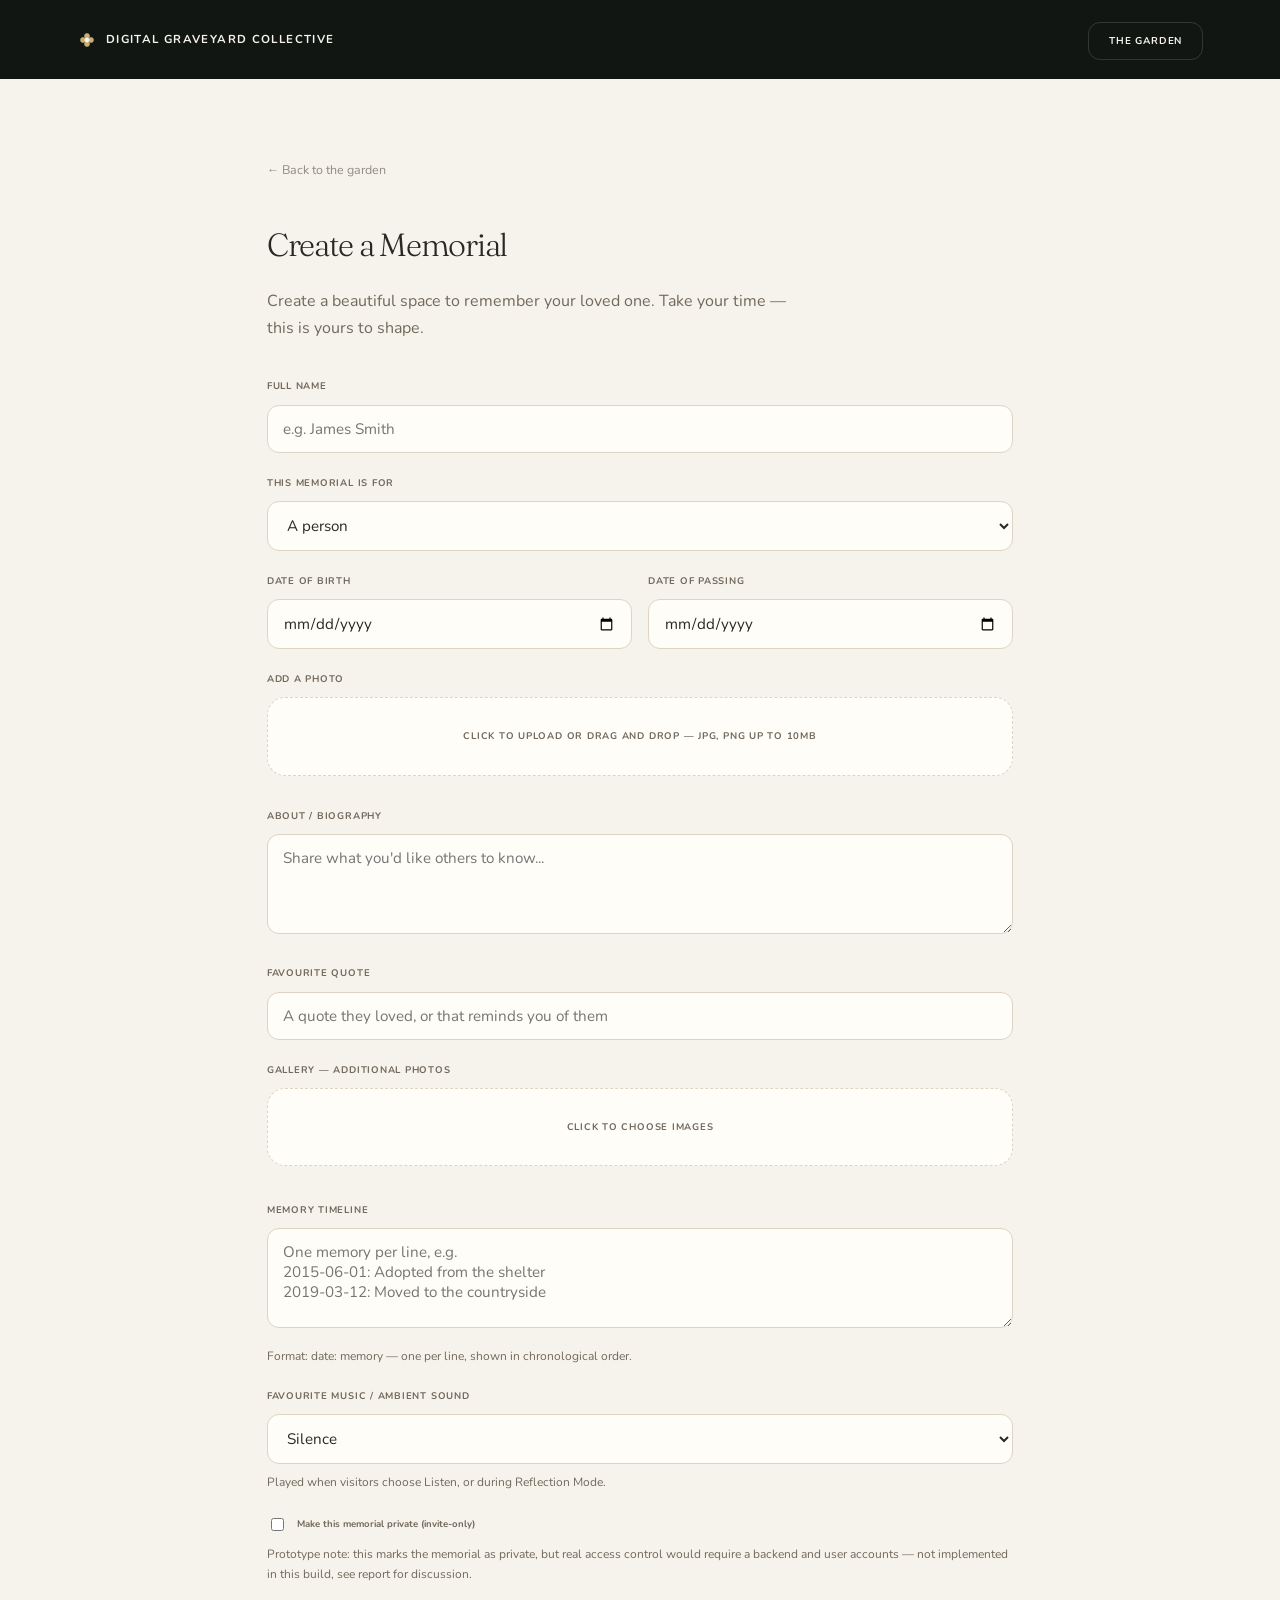
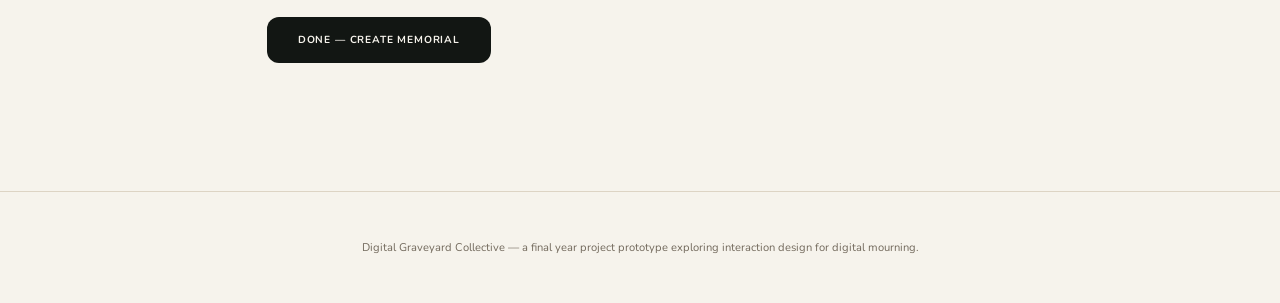
<file: create.html>
<!DOCTYPE html>
<html lang="en">
<head>
  <meta charset="UTF-8">
  <meta name="viewport" content="width=device-width, initial-scale=1.0">
  <title>Create a Memorial - Digital Graveyard Collective</title>
  <link rel="stylesheet" href="style.css">
  <link rel="icon" type="image/png" href="logo.png">
</head>
<body>
  <header class="site">
    <a class="wordmark" href="index.html" style="display:flex; align-items:center; gap:9px;">
      <img src="logo.png" width="20" height="20" alt="">
      Digital Graveyard Collective
    </a>
    <nav><a href="index.html">The Garden</a></nav>
  </header>

  <main>
    <a class="back-link back-link-cream" href="index.html">← Back to the garden</a>
    <h2 class="display" style="font-size:2rem; font-weight:300;">Create a Memorial</h2>
    <p style="color:var(--muted-2); margin-top:10px; max-width:520px;">Create a beautiful space to remember your loved one. Take your time — this is yours to shape.</p>

    <form class="memorial-form" id="createForm">
      <div class="field">
        <label for="name">Full Name</label>
        <input type="text" id="name" name="name" placeholder="e.g. James Smith" required maxlength="80">
      </div>

      <div class="field">
        <label for="type">This memorial is for</label>
        <select id="type" name="type">
          <option value="person">A person</option>
          <option value="pet">A pet</option>
        </select>
      </div>

      <div class="field-row">
        <div class="field">
          <label for="born">Date of Birth</label>
          <input type="date" id="born" name="born">
        </div>
        <div class="field">
          <label for="passed">Date of Passing</label>
          <input type="date" id="passed" name="passed">
        </div>
      </div>

      <div class="field">
        <label for="photoInput">Add a Photo</label>
        <label class="photo-upload" id="photoUploadLabel" for="photoInput">Click to upload or drag and drop — JPG, PNG up to 10MB</label>
        <input type="file" id="photoInput" accept="image/*" style="display:none;">
        <img class="photo-preview" id="photoPreview" alt="Preview">
      </div>

      <div class="field">
        <label for="tribute">About / Biography</label>
        <textarea id="tribute" name="tribute" placeholder="Share what you'd like others to know..." maxlength="1200"></textarea>
      </div>

      <div class="field">
        <label for="quote">Favourite Quote</label>
        <input type="text" id="quote" name="quote" placeholder="A quote they loved, or that reminds you of them" maxlength="200">
      </div>

      <div class="field">
        <label for="galleryInput">Gallery — additional photos </label>
        <label class="photo-upload" for="galleryInput">Click to choose images</label>
        <input type="file" id="galleryInput" accept="image/*" multiple style="display:none;">
        <div class="photo-preview-strip" id="galleryPreviewStrip"></div>
      </div>

      <div class="field">
        <label for="milestones">Memory Timeline</label>
        <textarea id="milestones" name="milestones" placeholder="One memory per line, e.g.&#10;2015-06-01: Adopted from the shelter&#10;2019-03-12: Moved to the countryside" maxlength="2000"></textarea>
        <small>Format: date: memory — one per line, shown in chronological order.</small>
      </div>

      <div class="field">
        <label for="soundscape">Favourite Music / Ambient Sound</label>
        <select id="soundscape" name="soundscape">
          <option value="silence">Silence</option>
          <option value="rain">Rain</option>
          <option value="wind">Wind</option>
          <option value="birdsong">Forest</option>
          <option value="ocean">Ocean</option>
        </select>
        <small>Played when visitors choose Listen, or during Reflection Mode.</small>
      </div>
      
      <div class="field">
        <label style="display:flex; align-items:center; gap:10px; text-transform:none; letter-spacing:0;">
          <input type="checkbox" id="privateToggle" name="isPrivate" style="width:auto;">
          Make this memorial private (invite-only)
        </label>
        <small>Prototype note: this marks the memorial as private, but real access control would require a backend and user accounts — not implemented in this build, see report for discussion.</small>
      </div>
      <div class="btn-row" style="justify-content:flex-start; margin-top:10px;">
        <button type="submit" class="btn btn-primary">Done — Create Memorial</button>
      </div>
    </form>
  </main>

  <footer class="site">
    Digital Graveyard Collective — a final year project prototype exploring interaction design for digital mourning.
  </footer>

  <script src="script.js"></script>
</body>
</html>
</file>
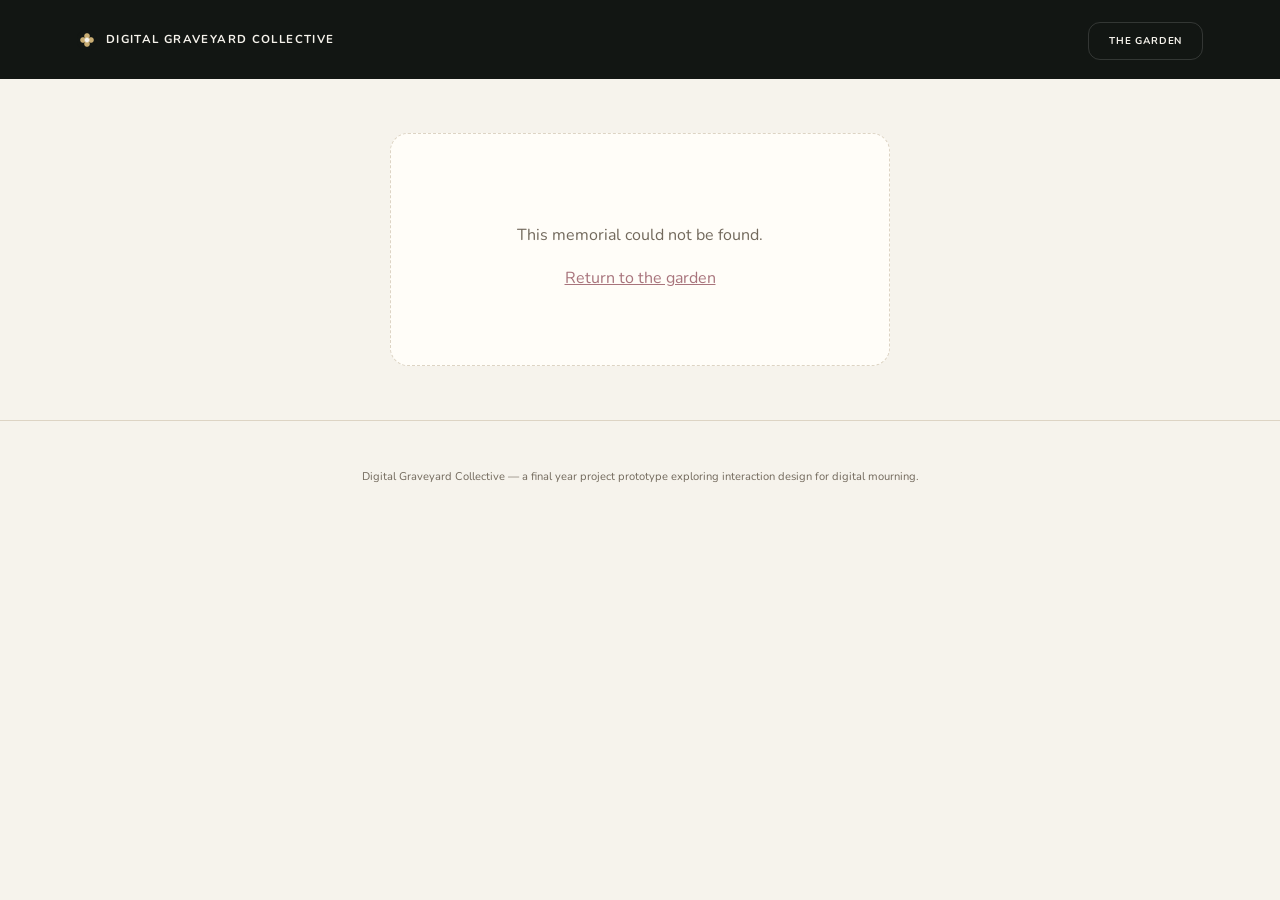
<file: memorial.html>
<!DOCTYPE html>
<html lang="en">
<head>
  <meta charset="UTF-8">
  <meta name="viewport" content="width=device-width, initial-scale=1.0">
  <title>Memorial - Digital Graveyard Collective</title>
  <link rel="stylesheet" href="style.css">
  <link rel="icon" type="image/png" href="logo.png">
</head>
<body>
  <header class="site">
    <a class="wordmark" href="index.html" style="display:flex; align-items:center; gap:9px;">
      <img src="logo.png" width="20" height="20" alt="">
      Digital Graveyard Collective
    </a>
    <nav><a href="index.html">The Garden</a></nav>
  </header>

  <main class="no-pad" id="memorialRoot"></main>

  <footer class="site">
    Digital Graveyard Collective — a final year project prototype exploring interaction design for digital mourning.
  </footer>

  <script src="script.js"></script>
</body>
</html>
</file>
<file: style.css>
@import url('https://fonts.googleapis.com/css2?family=Fraunces:ital,opsz,wght@0,9..144,300;0,9..144,400;0,9..144,500;1,9..144,400&family=Nunito:wght@400;500;600;700;800&display=swap');

:root{

/*dark enviroments*/ 
  
  --charcoal:#121613;
  --charcoal-2:#090b09;
  
  --forest:#203327;
  --forest-light:#304538;
  
/* Light surfaces*/
  
  --cream:#f6f3ec;
  --cream-panel:#fffdf8;
  --cream-deep:#ece4d2;
  
/* Text */
  
  --ink:#2b2824;
  --ink-on-dark:#f6f3ec;
  
  --muted:#8b8375;
  --muted-2:#72695c;
  --muted-on-dark:#c9c2b6;
  
/*Accent colours */
  
  --gold:#c9ad73;
  --rose:#a8747c;
  --sage:#738768;
  
/* Structure */
  
  --line:#ddd4c4;
  --line-on-dark:rgba(255,255,255,.14);
  
  --shadow:0 18px 50px rgba(0,0,0,.22);
  
  --radius:18px;
  --radius-sm:12px;
  
  }

* { box-sizing: border-box; }
html { scroll-behavior: smooth; }

body {
  margin: 0;
  min-height: 100vh;
  color: var(--ink);
  font-family: 'Nunito', sans-serif;
  font-weight: 400;
  line-height: 1.7;
  background: var(--cream);
  animation: pageFadeIn 0.3s ease;
}
@keyframes pageFadeIn {
  from { opacity: 0; }
  to { opacity: 1; }
}

@media (prefers-reduced-motion: reduce) {
  *, *::before, *::after { animation-duration: 0.01ms !important; transition-duration: 0.01ms !important; }
}

a { color: inherit; }

h1, h2, h3, .display, .card .name, .memorial-hero .name, .id-name, .guestbook h3, .quote, .r-name {
  font-family:'Fraunces',serif;
  font-weight:300;
  letter-spacing:-.04em;
  line-height:1.02;
  text-wrap:balance;
  }

.eyebrow-label, .wordmark, .btn, header.site nav a, .field label, .type-tag, .tab-btn, .gesture-btn {
  font-family: 'Nunito', sans-serif;
  font-weight: 700;
  text-transform: uppercase;
  letter-spacing: 0.08em;
}

/* dark cinematic band */
.dark-band {
  position: relative;
  width: 100%;
  background:
radial-gradient(circle at top,
rgba(93,126,93,.12),
transparent 45%),

radial-gradient(circle at bottom,
rgba(26,55,32,.45),
transparent 60%),

linear-gradient(
180deg,
#162119 0%,
#101612 55%,
#090b09 100%);
  color: var(--ink-on-dark);

}
.dark-band::before {
  content: "";
  position: absolute; inset: 0;
  background-image: radial-gradient(rgba(255,255,255,0.035) 1px, transparent 1px);
  background-size: 3px 3px;
  opacity: 0.5;
  pointer-events: none;
}
.dark-band-inner { position: relative; z-index: 1; max-width: 900px; margin: 0 auto; padding: 8vw 6vw; }

header.site {
  display: flex;
  justify-content: space-between;
  align-items: center;
  padding: 26px 6vw;
  background: var(--charcoal);
  color: var(--ink-on-dark);
}
header.site .wordmark { font-size: 0.72rem; color: var(--cream); text-decoration: none; letter-spacing: 0.12em; }
header.site nav a {
  text-decoration: none;
  font-size: 0.62rem;
  color: var(--ink-on-dark);
  border: 1px solid var(--line-on-dark);
  border-radius: var(--radius-sm);
  padding: 11px 20px;
  transition: border-color 0.2s ease, color 0.2s ease;
}
header.site nav a:hover { border-color: var(--gold); color: var(--gold); }

.hero-band {
  text-align: center;
  background: linear-gradient(rgba(9,11,9,0.55), rgba(9,11,9,0.8)), url('assets/images/hero-garden.jpg');
  background-size: cover;
  background-position: center;
}
.hero-band .dark-band-inner { padding-top: 11vh; padding-bottom: 9vh; max-width: 640px; }
.hero-band h1 { font-size: clamp(2.5rem, 5.8vw, 4rem); font-weight: 300; }
.hero-band p.sub { color: var(--muted-on-dark); font-size: 1.02rem; max-width: 480px; margin: 24px auto 0; }
.hero-band p.welcome { color: var(--muted-on-dark); font-size: 0.8rem; margin-top: 14px; letter-spacing: 0.03em; }

.btn {
  display: inline-block;
  padding: 15px 30px;
  text-decoration: none;
  font-size: 0.64rem;
  cursor: pointer;
  border-radius: var(--radius-sm);
  border: 1px solid transparent;
  transition: transform 0.15s ease, opacity 0.15s ease;
}
.btn:hover { transform: translateY(-1px); }
.btn:active { transform: translateY(0); }

/* cream fill primary, outline secondary */
.btn-inverse { background: var(--cream-deep); color: var(--charcoal); }
.btn-inverse-ghost { background: transparent; color: var(--ink-on-dark); border-color: var(--line-on-dark); }
/* On cream pages: charcoal fill primary, outline secondary */
.btn-primary { background: var(--charcoal); color: var(--cream); }
.btn-primary:hover{

  transform:translateY(-3px);
  
  box-shadow:
  
  0 12px 30px rgba(0,0,0,.18);
  
  background:#f4ecdd;
 }
.btn-ghost { background: transparent; color: var(--ink); border-color: var(--line); }

.btn-row { display: flex; gap: 14px; justify-content: center; margin-top: 38px; flex-wrap: wrap; }
.hero-divider {
  display: flex; align-items: center; gap: 14px;
  max-width: 200px; margin: 26px auto 18px;
  color: var(--muted-on-dark); font-size: 0.7rem;
  text-transform: uppercase; letter-spacing: 0.08em;
}
.hero-divider::before, .hero-divider::after { content: ""; flex: 1; height: 1px; background: var(--line-on-dark); }
.hero-secondary-link {
  display: block; text-align: center; color: var(--ink-on-dark);
  text-decoration: underline; text-underline-offset: 4px;
  font-size: 0.85rem; opacity: 0.85;
}
.hero-secondary-link:hover { color: var(--gold); opacity: 1; }

/* Garden scene: scattered photo pins on a dark band */

.garden-band .dark-band-inner { padding-top: 6vh; padding-bottom: 4vh; text-align: left; max-width: 900px; }
.garden-band h2 { font-size: 2.2rem; font-weight: 300; }
.garden-band p.sub { color: var(--muted-on-dark); max-width: 460px; margin-top: 10px; font-size: 0.95rem; }

.garden-scene { position: relative; margin-top: 5vh; min-height: 280px; }
.pin {
  position: absolute;
  display: flex;
  flex-direction: column;
  align-items: center;
  gap: 8px;
  text-decoration: none;
  color: var(--ink-on-dark);
  width: 120px;
  transform: translate(-50%, -50%);
}
.pin-photo {
  width: 80px; height: 80px;
  border-radius: 50%;
  object-fit: cover;
  border: 2px solid rgba(243,237,224,0.5);
  box-shadow: 0 4px 16px rgba(0,0,0,0.35);
  transition: transform 0.2s ease, border-color 0.2s ease;
}
.pin-fallback {
  width: 80px; height: 80px;
  border-radius: 50%;
  background: radial-gradient(circle at 35% 30%, #d69aa4, var(--rose));
  border: 2px solid rgba(243,237,224,0.5);
  box-shadow: 0 4px 16px rgba(0,0,0,0.35);
}
.pin:hover .pin-photo, .pin:hover .pin-fallback { transform: scale(1.08); border-color: var(--gold); }
.pin-name { font-size: 0.68rem; text-align: center; color: var(--muted-on-dark); letter-spacing: 0.01em; }

.empty-state-dark { text-align: center; padding: 6vh 2vw; color: var(--muted-on-dark); }
.empty-state-dark a { color: var(--gold); }

/* Cream content pages (create, leave-a-memory, memorial body) */
main { max-width: 900px; margin: 0 auto; padding: 6vw 6vw 10vw; }
main.no-pad { padding: 0; max-width: none; }

.gallery-header { display: flex; justify-content: space-between; align-items: baseline; margin-bottom: 24px; padding-top: 4vh; }
.gallery-header h2 { font-size: 1.4rem; font-weight: 400; color: var(--sage); }

.card {
  background: var(--cream-panel);
  border: 1px solid var(--line);
  border-radius: var(--radius);
  padding: 22px;
}

form.memorial-form { display: flex; flex-direction: column; gap: 22px; margin-top: 4vh; }
.field label { display: block; font-size: 0.6rem; color: var(--muted-2); margin-bottom: 10px; }
.field input[type="text"], .field input[type="date"], .field textarea, .field select {
  width: 100%;
  background: var(--cream-panel);
  border: 1px solid var(--line);
  border-radius: var(--radius-sm);
  color: var(--ink);
  padding: 13px 15px;
  font-family: 'Nunito', sans-serif;
  font-size: 0.95rem;
}
.field input:focus, .field textarea:focus, .field select:focus { outline: none; border-color: var(--rose); }
.field textarea { resize: vertical; min-height: 100px; }
.field-row { display: grid; grid-template-columns: 1fr 1fr; gap: 16px; }
.field small { display: block; margin-top: 8px; color: var(--muted-2); font-size: 0.75rem; }

.photo-upload {
  border: 1.5px dashed var(--line);
  border-radius: var(--radius);
  padding: 30px 20px;
  text-align: center;
  cursor: pointer;
  color: var(--muted-2);
  font-size: 0.85rem;
  display: block;
  background: var(--cream-panel);
}
.photo-upload:hover { border-color: var(--rose); }
.photo-preview { max-width: 130px; margin-top: 14px; display: none; border-radius: var(--radius-sm); }
.photo-preview-strip { display: flex; gap: 8px; flex-wrap: wrap; margin-top: 14px; }
.photo-preview-strip img { width: 60px; height: 60px; object-fit: cover; border-radius: var(--radius-sm); }

/* Memorial page: dark identity band + cream tabbed body */
.identity-band {
  background: linear-gradient(rgba(9,11,9,0.6), rgba(9,11,9,0.88)), url('assets/images/hero-garden.jpg');
  background-size: cover;
  background-position: center;
}
.identity-band .dark-band-inner { text-align: center; padding-top: 7vh; padding-bottom: 6vh; max-width: 600px; }
.memorial-photo { width: 180px; height: 180px; border-radius: 50%; object-fit: cover; border: 2px solid rgba(243,237,224,0.5); margin: 0 auto 22px; display: block; }
.id-name { font-size: clamp(1.7rem, 3.6vw, 2.4rem); }
.id-dates { color: var(--muted-on-dark); margin-top: 10px; font-size: 0.85rem; }
.private-badge { display: inline-block; margin-top: 10px; font-size: 0.62rem; letter-spacing: 0.05em; text-transform: uppercase; color: var(--gold); border: 1px solid var(--line-on-dark); border-radius: 999px; padding: 5px 14px; }
.quote { max-width: 440px; margin: 22px auto 0; font-style: italic; font-size: 1.05rem; color: var(--gold); }
.quote::before, .quote::after { content: '"'; }
.tribute-dark { max-width: 480px; margin: 18px auto 0; color: var(--muted-on-dark); font-size: 0.95rem; }

.controls-row { display: flex; justify-content: center; gap: 12px; margin-top: 30px; flex-wrap: wrap; }
.gesture-btn {
  background: transparent;
  border: 1px solid var(--line-on-dark);
  color: var(--ink-on-dark);
  padding: 13px 20px;
  border-radius: var(--radius-sm);
  cursor: pointer;
  font-size: 0.58rem;
  display: flex; align-items: center; gap: 9px;
  transition: border-color 0.2s ease, background 0.2s ease;
}
.gesture-btn:hover { border-color: var(--gold); }
.gesture-btn.active { border-color: var(--gold); color: var(--gold); }
.gesture-btn.filled { background: var(--cream-deep); color: var(--charcoal); border-color: transparent; }
.gesture-btn .count { color: var(--gold); font-size: 0.58rem; }

.candle-row { display: flex; justify-content: center; gap: 14px; flex-wrap: wrap; margin: 3.5vh 0 0; min-height: 46px; }
.candle { width: 8px; height: 30px; background: linear-gradient(#f2e2c0, #d8c193); position: relative; animation: rise 0.4s ease; border-radius: 1px; }
.candle::before {
  content: ""; position: absolute; top: -14px; left: 50%; transform: translateX(-50%);
  width: 7px; height: 11px; background: var(--gold);
  clip-path: polygon(50% 0%, 100% 60%, 70% 100%, 30% 100%, 0% 60%);
  animation: flicker 2.2s steps(4) infinite;
}
.candle::after {
  content: ""; position: absolute; top: -20px; left: 50%; transform: translateX(-50%);
  width: 36px; height: 36px; background: radial-gradient(circle, rgba(203,177,122,0.35) 0%, transparent 70%);
  border-radius: 50%; animation: glow 2.2s ease-in-out infinite;
}
@keyframes flicker { 0%,100% { transform: translateX(-50%) scale(1);} 50% { transform: translateX(-52%) scale(0.9);} }
@keyframes glow { 0%,100% { opacity: 0.6; } 50% { opacity: 1; } }
@keyframes rise { from { opacity: 0; transform: translateY(8px);} to { opacity: 1; transform: translateY(0);} }
.flower-row { display: flex; justify-content: center; gap: 6px; flex-wrap: wrap; margin: 0 0 1vh; }
.flower-row img { width: 28px; height: 28px; object-fit: contain; animation: rise 0.4s ease; }

/* Tabs */
.tab-bar { display: flex; justify-content: center; gap: 6px; border-bottom: 1px solid var(--line); margin-bottom: 5vh; flex-wrap: wrap; padding-top: 5vh; }
.tab-btn {
  background: none; border: none; cursor: pointer;
  padding: 14px 18px; font-size: 0.58rem; color: var(--muted-2);
  border-bottom: 2px solid transparent; margin-bottom: -1px;
}
.tab-btn.active { color: var(--ink); border-bottom-color: var(--rose); }
.tab-panel { display: none; }
.tab-panel.active { display: block; }

.section-heading { color: var(--sage); font-weight: 400; font-size: 1.15rem; margin-bottom: 18px; }

.gallery-strip { display: flex; gap: 12px; flex-wrap: wrap; }
.gallery-strip img { width: 108px; height: 108px; object-fit: cover; border-radius: var(--radius-sm); cursor: pointer; transition: transform 0.15s ease; }
.gallery-strip img:hover { transform: scale(1.04); }
.lightbox { position: fixed; inset: 0; background: rgba(20,18,14,0.9); z-index: 20; display: flex; align-items: center; justify-content: center; cursor: zoom-out; padding: 20px; }
.lightbox img { max-width: 90vw; max-height: 85vh; border-radius: var(--radius); }

.timeline { display: flex; flex-direction: column; gap: 16px; }
.timeline-item { display: flex; gap: 16px; align-items: baseline; padding-left: 16px; border-left: 2px solid var(--rose); }
.timeline-date { font-size: 0.68rem; color: var(--gold); white-space: nowrap; font-family: 'Nunito', sans-serif; font-weight: 700; letter-spacing: 0.04em; }
.timeline-text { font-size: 0.95rem; }

/* Memories tab: two columns */
.memories-layout { display: grid; grid-template-columns: 1fr 1fr; gap: 40px; align-items: start; }
@media (max-width: 720px) { .memories-layout { grid-template-columns: 1fr; } }

.leave-form-tabs { display: flex; gap: 4px; border-bottom: 1px solid var(--line); margin-bottom: 16px; }
.leave-form-tabs button { background: none; border: none; padding: 10px 4px; margin-right: 20px; font-size: 0.6rem; text-transform: uppercase; letter-spacing: 0.06em; color: var(--muted-2); cursor: pointer; border-bottom: 2px solid transparent; }
.leave-form-tabs button.active { color: var(--ink); border-bottom-color: var(--rose); }
.leave-form-tabs button.disabled { opacity: 0.4; cursor: not-allowed; }

.guestbook-form { display: flex; flex-direction: column; gap: 12px; }
.guestbook-form textarea, .guestbook-form input {
  background: var(--cream-panel); border: 1px solid var(--line); border-radius: var(--radius-sm); color: var(--ink);
  padding: 12px 14px; font-family: 'Nunito', sans-serif;
}
.guestbook-form textarea { min-height: 110px; resize: vertical; }
.guestbook-form input:focus, .guestbook-form textarea:focus { outline: none; border-color: var(--rose); }
.char-count { text-align: right; font-size: 0.72rem; color: var(--muted-2); }

.memories-from-others { display: flex; flex-direction: column; gap: 14px; }
.memories-from-others h4 { font-size: 0.85rem; color: var(--muted-2); font-weight: 700; text-transform: uppercase; letter-spacing: 0.05em; margin-bottom: 4px; }
.entry {
  background: var(--cream-panel); border: 1px solid var(--line); border-radius: var(--radius);
  padding: 16px 18px;
}
.entry .entry-meta-row { display: flex; align-items: center; gap: 10px; margin-bottom: 8px; }
.entry .avatar-dot { width: 26px; height: 26px; border-radius: 50%; background: var(--rose); flex-shrink: 0; }
.entry .entry-name { font-weight: 700; font-size: 0.85rem; }
.entry .entry-time { font-size: 0.72rem; color: var(--muted-2); margin-left: auto; }
.entry .entry-text { font-size: 0.92rem; }

/* Reflections tab trigger card */
.reflections-cta {
  background: var(--charcoal); color: var(--ink-on-dark);
  border-radius: var(--radius); padding: 6vh 6vw; text-align: center;
}
.reflections-cta h3 { font-size: 1.4rem; font-weight: 300; }
.reflections-cta p { color: var(--muted-on-dark); max-width: 420px; margin: 14px auto 26px; font-size: 0.92rem; }

/* Reflection mode overlay: cinematic player */
.reflection-overlay {
  position: fixed; inset: 0; z-index: 30;
  background: linear-gradient(rgba(9,11,9,0.5), rgba(9,11,9,0.8)), url('assets/images/reflection-garden.jpg');
  background-size: cover;
  background-position: center;
  display: flex; align-items: center; justify-content: center; flex-direction: column;
  text-align: center; padding: 8vw; color: var(--ink-on-dark);
}
.reflection-slide { opacity: 0; transition: opacity 1.2s ease; position: absolute; max-width: 620px; }
.reflection-slide.visible { opacity: 1; position: relative; }
.reflection-slide img { max-width: 68vw; max-height: 56vh; border-radius: var(--radius); }
.r-photo { width: 140px; height: 140px; border-radius: 50%; object-fit: cover; border: 2px solid rgba(243,237,224,0.5); margin: 0 auto 20px; display: block; }
.reflection-slide .r-name { font-size: 1.9rem; color: var(--cream); }
.reflection-slide .r-quote { font-style: italic; font-size: 1.15rem; color: var(--gold); margin-top: 16px; }
.reflection-slide .r-text { font-size: 1.05rem; max-width: 500px; color: var(--muted-on-dark); }

.reflection-exit {
  position: absolute; top: 24px; right: 24px;
  background: transparent; border: 1px solid var(--line-on-dark); border-radius: var(--radius-sm);
  padding: 10px 18px; color: var(--ink-on-dark);
  font-size: 0.6rem; text-transform: uppercase; letter-spacing: 0.06em; cursor: pointer;
}

.player-bar {
  position: absolute; bottom: 40px; left: 50%; transform: translateX(-50%);
  display: flex; align-items: center; gap: 18px;
  background: rgba(255,255,255,0.06); border: 1px solid var(--line-on-dark);
  border-radius: 999px; padding: 10px 14px;
}
.player-btn {
  background: transparent; border: none; color: var(--ink-on-dark);
  width: 34px; height: 34px; border-radius: 50%; cursor: pointer;
  display: flex; align-items: center; justify-content: center; font-size: 0.9rem;
}
.player-btn.play-pause { background: var(--cream-deep); color: var(--charcoal); width: 40px; height: 40px; }
.player-btn:hover:not(.play-pause) { color: var(--gold); }

.ambient-panel {
  position: absolute; bottom: 100px; right: 30px;
  background: rgba(28,26,23,0.9); border: 1px solid var(--line-on-dark); border-radius: var(--radius);
  padding: 16px 18px; text-align: left; min-width: 150px;
}
.ambient-panel h5 { font-size: 0.62rem; text-transform: uppercase; letter-spacing: 0.08em; color: var(--muted-on-dark); margin: 0 0 10px; }
.ambient-option {
  display: block; width: 100%; text-align: left; background: none; border: none;
  color: var(--ink-on-dark); font-size: 0.8rem; padding: 7px 0; cursor: pointer; opacity: 0.7;
}
.ambient-option.active { opacity: 1; color: var(--gold); }

.remove-link { color: var(--muted-2); font-size: 0.75rem; text-decoration: underline; }
.remove-link:hover { color: var(--rose); }

footer.site { text-align: center; padding: 46px 20px; color: var(--muted-2); font-size: 0.7rem; border-top: 1px solid var(--line); }
.back-link { display: inline-block; margin-bottom: 22px; color: var(--ink-on-dark); opacity: 0.75; text-decoration: none; font-size: 0.78rem; }
.back-link:hover { opacity: 1; color: var(--gold); }
.back-link-cream { color: var(--muted-2); }
.back-link-cream:hover { color: var(--rose); }

.empty-state { text-align: center; padding: 8vh 2vw; color: var(--muted-2); border: 1px dashed var(--line); border-radius: var(--radius); background: var(--cream-panel); }
.empty-state a { color: var(--rose); }

button:focus-visible, a:focus-visible, input:focus-visible, textarea:focus-visible, select:focus-visible {
  outline: 2px solid var(--gold);
  outline-offset: 2px;
}
/* Hero atmosphere */
.dark-band{

  position:relative;
  
  overflow:hidden;
  
  }
  
  .dark-band::before{
  
  content:"";
  
  position:absolute;
  
  inset:0;
  
  background:
  
  radial-gradient(circle,
  rgba(255,255,255,.03) 1px,
  transparent 1px);
  
  background-size:140px 140px;
  
  opacity:.35;
  
  pointer-events:none;
  
  }
  
  .dark-band::after{
  
  content:"";
  
  position:absolute;
  
  left:-10%;
  
  top:0;
  
  width:120%;
  
  height:100%;
  
  background:
  
  linear-gradient(
  
  90deg,
  
  transparent,
  
  rgba(255,255,255,.04),
  
  transparent);
  
  animation:mist 14s linear infinite;
  
  pointer-events:none;
  
  }
  
  @keyframes mist{
  
  0%{
  
  transform:translateX(-20%);
  
  }
  
  100%{
  
  transform:translateX(20%);
  
  }
  
  }

/*  light, particles, fog, flowers */
.hero-vignette {
  position: absolute; inset: 0;
  background: radial-gradient(ellipse at center, transparent 40%, rgba(9,11,9,0.55) 100%);
  pointer-events: none;
}

.hero-light-rays {
  position: absolute; inset: 0;
  background:
    linear-gradient(100deg, transparent 30%, rgba(255,244,214,0.10) 42%, transparent 55%),
    linear-gradient(115deg, transparent 50%, rgba(255,244,214,0.07) 60%, transparent 72%);
  mix-blend-mode: screen;
  pointer-events: none;
  animation: rayShift 18s ease-in-out infinite alternate;
}
@keyframes rayShift {
  0% { opacity: 0.6; transform: translateX(0); }
  100% { opacity: 1; transform: translateX(2%); }
}



.hero-fog {
  position: absolute; left: -10%; right: -10%; bottom: 40px;
  height: 100px;
  background: linear-gradient(180deg, transparent, rgba(200,210,195,0.10) 50%, transparent);
  filter: blur(6px);
  pointer-events: none;
}

.hero-particles { position: absolute; inset: 0; pointer-events: none; overflow: hidden; }
.hero-particles span {
  position: absolute; bottom: -10px;
  width: 3px; height: 3px; border-radius: 50%;
  background: rgba(243,237,224,0.5);
  animation: floatUp linear infinite;
}
.hero-particles span:nth-child(1) { left: 8%;  animation-delay: 0s;   animation-duration: 14s; }
.hero-particles span:nth-child(2) { left: 18%; animation-delay: 2s;   animation-duration: 11s; }
.hero-particles span:nth-child(3) { left: 29%; animation-delay: 4s;   animation-duration: 16s; }
.hero-particles span:nth-child(4) { left: 41%; animation-delay: 1s;   animation-duration: 13s; }
.hero-particles span:nth-child(5) { left: 54%; animation-delay: 5s;   animation-duration: 15s; }
.hero-particles span:nth-child(6) { left: 66%; animation-delay: 3s;   animation-duration: 12s; }
.hero-particles span:nth-child(7) { left: 78%; animation-delay: 6s;   animation-duration: 17s; }
.hero-particles span:nth-child(8) { left: 90%; animation-delay: 2.5s; animation-duration: 14s; }
@keyframes floatUp {
  0%   { transform: translateY(0) translateX(0); opacity: 0; }
  10%  { opacity: 0.8; }
  90%  { opacity: 0.4; }
  100% { transform: translateY(-320px) translateX(14px); opacity: 0; }
}

.hero-flowers img {
  width: 52px; height: 52px;
  object-fit: contain;
  filter: drop-shadow(0 4px 10px rgba(0,0,0,0.35));
}

/* Memory Garden: falling leaves */
.garden-particles { position: absolute; inset: 0; pointer-events: none; overflow: hidden; }
.garden-particles span {
  position: absolute; top: -20px;
  width: 8px; height: 10px;
  background: var(--sage);
  border-radius: 0 100% 0 100%;
  opacity: 0;
  animation: leafFall linear infinite;
}
.garden-particles span:nth-child(odd) { background: var(--gold); }
.garden-particles span:nth-child(1) { left: 25.1%; animation-delay: 5.4s; animation-duration: 13.0s; }
.garden-particles span:nth-child(2) { left: 59.2%; animation-delay: 6.3s; animation-duration: 10.5s; }
.garden-particles span:nth-child(3) { left: 4.2%;  animation-delay: 8.4s; animation-duration: 12.1s; }
.garden-particles span:nth-child(4) { left: 24.8%; animation-delay: 10.0s; animation-duration: 13.8s; }
.garden-particles span:nth-child(5) { left: 80.8%; animation-delay: 4.8s; animation-duration: 15.1s; }
.garden-particles span:nth-child(6) { left: 17.0%; animation-delay: 6.3s; animation-duration: 16.9s; }
.garden-particles span:nth-child(7) { left: 51.7%; animation-delay: 7.4s; animation-duration: 15.4s; }
.garden-particles span:nth-child(8) { left: 9.0%;  animation-delay: 7.6s; animation-duration: 14.7s; }
.garden-particles span:nth-child(9) { left: 31.0%; animation-delay: 0.3s; animation-duration: 16.9s; }
.garden-particles span:nth-child(10) { left: 47.0%; animation-delay: 7.2s; animation-duration: 17.0s; }
.garden-particles span:nth-child(11) { left: 69.4%; animation-delay: 9.2s; animation-duration: 13.2s; }
.garden-particles span:nth-child(12) { left: 77.5%; animation-delay: 4.4s; animation-duration: 17.5s; }
@keyframes leafFall {
  0%   { transform: translateY(0) translateX(0) rotate(0deg); opacity: 0; }
  10%  { opacity: 0.55; }
  50%  { transform: translateY(150px) translateX(18px) rotate(180deg); }
  90%  { opacity: 0.35; }
  100% { transform: translateY(320px) translateX(-12px) rotate(360deg); opacity: 0; }
}
</file>
